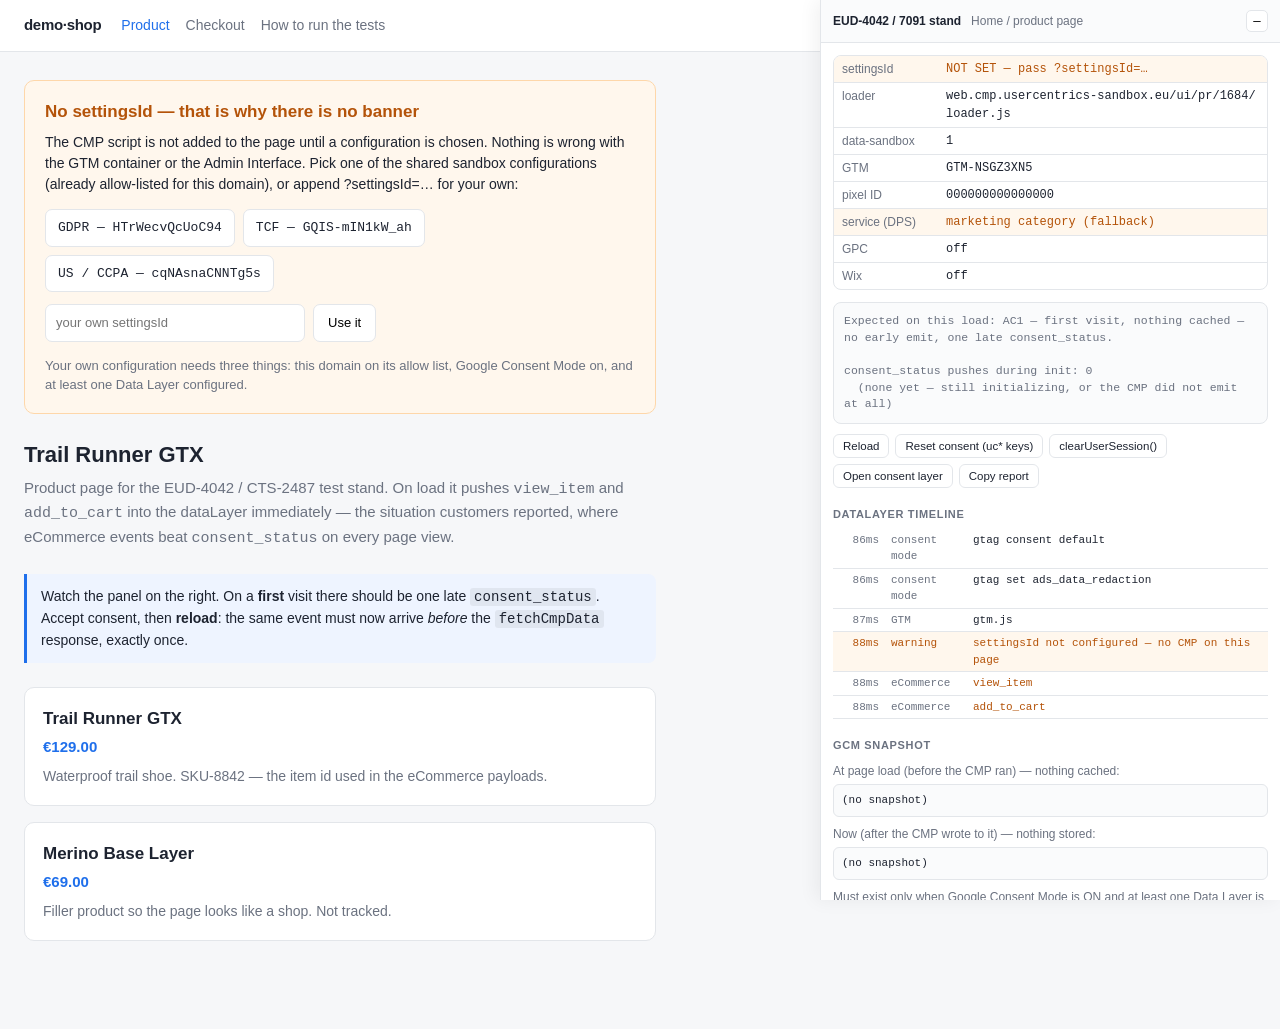
<file: index.html>
<!doctype html>
<html lang="en">
<head>
<meta charset="utf-8">
<meta name="viewport" content="width=device-width, initial-scale=1">
<title>Demo Shop — product page (EUD-4042 stand)</title>
<link rel="stylesheet" href="stand.css">

<!-- ===========================================================================
     Script order below mirrors a real customer page and MUST NOT be reshuffled:

       1. UC_STAND_PAGE        — which eCommerce events this page pushes
       2. uc-gtm-kit.js        — dataLayer recorder, then Consent Mode v2
                                 defaults (all denied + wait_for_update: 2000)
       3. GTM container snippet, verbatim, as high in the head as possible
       4. ucStand.start()      — Usercentrics CMP loader (async), then the
                                 eCommerce events, pushed synchronously

     The CMP loader is injected before the eCom pushes — i.e. as early as best
     practice allows — so anything late in the dataLayer is the SDK's own async
     init chain, not a script-placement artefact.
     =========================================================================== -->
<script>
  window.UC_STAND_PAGE = {
    name: 'Home / product page',
    ecom: [
      {
        event: 'view_item',
        ecommerce: {
          currency: 'EUR',
          value: 129.0,
          items: [{ item_id: 'SKU-8842', item_name: 'Trail Runner GTX', price: 129.0, quantity: 1 }],
        },
      },
      {
        event: 'add_to_cart',
        ecommerce: {
          currency: 'EUR',
          value: 129.0,
          items: [{ item_id: 'SKU-8842', item_name: 'Trail Runner GTX', price: 129.0, quantity: 1 }],
        },
      },
    ],
  };
</script>
<script src="uc-gtm-kit.js"></script>

<!-- Google Tag Manager -->
<script>(function(w,d,s,l,i){w[l]=w[l]||[];w[l].push({'gtm.start':
new Date().getTime(),event:'gtm.js'});var f=d.getElementsByTagName(s)[0],
j=d.createElement(s),dl=l!='dataLayer'?'&l='+l:'';j.async=true;j.src=
'https://www.googletagmanager.com/gtm.js?id='+i+dl;f.parentNode.insertBefore(j,f);
})(window,document,'script','dataLayer','GTM-NSGZ3XN5');</script>
<!-- End Google Tag Manager -->

<script>window.ucStand.start();</script>
</head>
<body>

<!-- Google Tag Manager (noscript) -->
<noscript><iframe src="https://www.googletagmanager.com/ns.html?id=GTM-NSGZ3XN5"
height="0" width="0" style="display:none;visibility:hidden"></iframe></noscript>
<!-- End Google Tag Manager (noscript) -->

<header class="shop-head">
  <span class="logo">demo·shop</span>
  <nav>
    <a href="index.html" aria-current="page">Product</a>
    <a href="checkout.html">Checkout</a>
    <a href="https://github.com/artur-npc/GTM#readme">How to run the tests</a>
  </nav>
</header>

<main>
  <h1>Trail Runner GTX</h1>
  <p class="lede">
    Product page for the EUD-4042 / CTS-2487 test stand. On load it pushes
    <code>view_item</code> and <code>add_to_cart</code> into the dataLayer immediately —
    the situation customers reported, where eCommerce events beat
    <code>consent_status</code> on every page view.
  </p>

  <div class="note">
    Watch the panel on the right. On a <strong>first</strong> visit there should be one late
    <code>consent_status</code>. Accept consent, then <strong>reload</strong>: the same event must now
    arrive <em>before</em> the <code>fetchCmpData</code> response, exactly once.
  </div>

  <div class="product">
    <h2>Trail Runner GTX</h2>
    <div class="price">€129.00</div>
    <p>Waterproof trail shoe. SKU-8842 — the item id used in the eCommerce payloads.</p>
  </div>

  <div class="product">
    <h2>Merino Base Layer</h2>
    <div class="price">€69.00</div>
    <p>Filler product so the page looks like a shop. Not tracked.</p>
  </div>
</main>

<aside id="uc-panel"></aside>

</body>
</html>
</file>
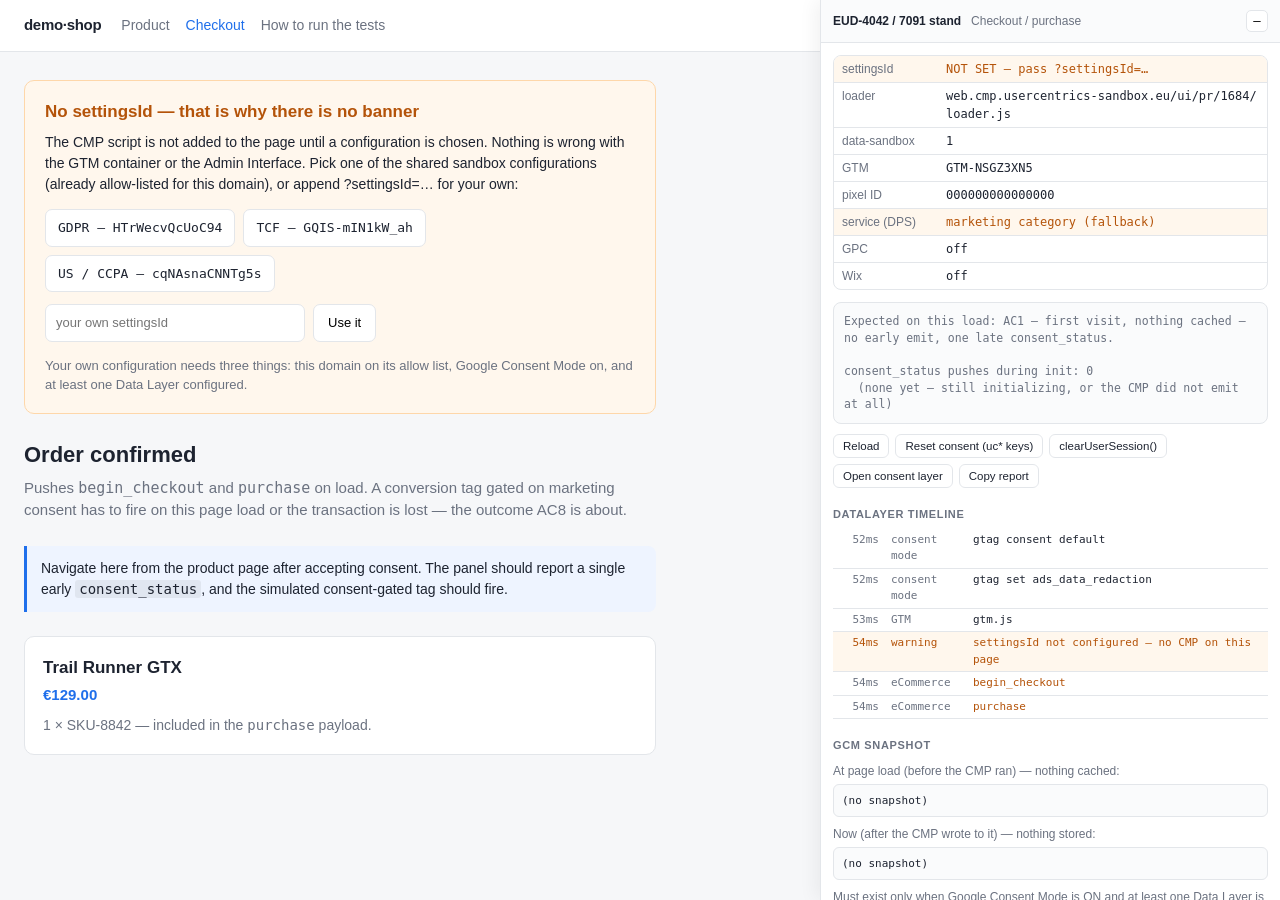
<file: checkout.html>
<!doctype html>
<html lang="en">
<head>
<meta charset="utf-8">
<meta name="viewport" content="width=device-width, initial-scale=1">
<title>Demo Shop — checkout (EUD-4042 stand)</title>
<link rel="stylesheet" href="stand.css">

<!-- Same script order as index.html (see the comment there — it must not be
     reshuffled). This page exists so the returning-visitor case can be
     exercised by navigating between pages, not only by reloading, and so the
     `purchase` event (the one customers care most about missing) gets its own
     page. -->
<script>
  window.UC_STAND_PAGE = {
    name: 'Checkout / purchase',
    ecom: [
      {
        event: 'begin_checkout',
        ecommerce: {
          currency: 'EUR',
          value: 129.0,
          items: [{ item_id: 'SKU-8842', item_name: 'Trail Runner GTX', price: 129.0, quantity: 1 }],
        },
      },
      {
        event: 'purchase',
        ecommerce: {
          transaction_id: 'T-' + Date.now(),
          currency: 'EUR',
          value: 129.0,
          items: [{ item_id: 'SKU-8842', item_name: 'Trail Runner GTX', price: 129.0, quantity: 1 }],
        },
      },
    ],
  };
</script>
<script src="uc-gtm-kit.js"></script>

<!-- Google Tag Manager -->
<script>(function(w,d,s,l,i){w[l]=w[l]||[];w[l].push({'gtm.start':
new Date().getTime(),event:'gtm.js'});var f=d.getElementsByTagName(s)[0],
j=d.createElement(s),dl=l!='dataLayer'?'&l='+l:'';j.async=true;j.src=
'https://www.googletagmanager.com/gtm.js?id='+i+dl;f.parentNode.insertBefore(j,f);
})(window,document,'script','dataLayer','GTM-NSGZ3XN5');</script>
<!-- End Google Tag Manager -->

<script>window.ucStand.start();</script>
</head>
<body>

<!-- Google Tag Manager (noscript) -->
<noscript><iframe src="https://www.googletagmanager.com/ns.html?id=GTM-NSGZ3XN5"
height="0" width="0" style="display:none;visibility:hidden"></iframe></noscript>
<!-- End Google Tag Manager (noscript) -->

<header class="shop-head">
  <span class="logo">demo·shop</span>
  <nav>
    <a href="index.html">Product</a>
    <a href="checkout.html" aria-current="page">Checkout</a>
    <a href="https://github.com/artur-npc/GTM#readme">How to run the tests</a>
  </nav>
</header>

<main>
  <h1>Order confirmed</h1>
  <p class="lede">
    Pushes <code>begin_checkout</code> and <code>purchase</code> on load. A conversion tag gated on
    marketing consent has to fire on this page load or the transaction is lost — the
    outcome AC8 is about.
  </p>

  <div class="note">
    Navigate here from the product page after accepting consent. The panel should report a single
    early <code>consent_status</code>, and the simulated consent-gated tag should fire.
  </div>

  <div class="product">
    <h2>Trail Runner GTX</h2>
    <div class="price">€129.00</div>
    <p>1 × SKU-8842 — included in the <code>purchase</code> payload.</p>
  </div>
</main>

<aside id="uc-panel"></aside>

</body>
</html>
</file>
<file: stand.css>
/* EUD-4042 test stand — shop chrome + debug panel */

:root {
  --bg: #f6f7f9;
  --ink: #1d2330;
  --muted: #6b7280;
  --line: #e3e6ea;
  --card: #ffffff;
  --accent: #1f6feb;
  --pass: #15803d;
  --fail: #b91c1c;
  --warn: #b45309;
}

* { box-sizing: border-box; }

body {
  margin: 0;
  background: var(--bg);
  color: var(--ink);
  font: 15px/1.5 -apple-system, BlinkMacSystemFont, 'Segoe UI', Roboto, Helvetica, Arial, sans-serif;
}

/* --- fake shop ---------------------------------------------------------- */

.shop-head {
  background: var(--card);
  border-bottom: 1px solid var(--line);
  padding: 14px 24px;
  display: flex;
  align-items: center;
  gap: 20px;
}
.shop-head .logo { font-weight: 700; letter-spacing: -0.02em; }
.shop-head nav { display: flex; gap: 16px; font-size: 14px; }
.shop-head nav a { color: var(--muted); text-decoration: none; }
.shop-head nav a:hover, .shop-head nav a[aria-current] { color: var(--accent); }

main { max-width: 680px; padding: 28px 24px 80px; }

h1 { font-size: 22px; margin: 0 0 6px; }
.lede { color: var(--muted); margin: 0 0 24px; }

.product {
  background: var(--card);
  border: 1px solid var(--line);
  border-radius: 10px;
  padding: 18px;
  margin-bottom: 16px;
}
.product h2 { font-size: 17px; margin: 0 0 4px; }
.product .price { color: var(--accent); font-weight: 600; }
.product p { color: var(--muted); font-size: 14px; margin: 8px 0 0; }

.setup-needed {
  background: #fff7ed;
  border: 1px solid #fed7aa;
  border-radius: 10px;
  padding: 18px 20px;
  margin-bottom: 24px;
}
.setup-needed h2 { margin: 0 0 8px; font-size: 17px; color: var(--warn); }
.setup-needed p { margin: 0 0 14px; font-size: 14px; }
.setup-needed .setup-foot { margin: 14px 0 0; color: var(--muted); font-size: 13px; }
.setup-choices { display: flex; flex-wrap: wrap; gap: 8px; }
.setup-choices a {
  background: var(--card);
  border: 1px solid var(--line);
  border-radius: 7px;
  padding: 8px 12px;
  font-size: 13px;
  font-family: ui-monospace, SFMono-Regular, Menlo, monospace;
  color: var(--ink);
  text-decoration: none;
}
.setup-choices a:hover { border-color: var(--accent); color: var(--accent); }
.setup-own { display: flex; gap: 8px; margin-top: 12px; }
.setup-own input {
  flex: 1;
  max-width: 260px;
  padding: 8px 10px;
  border: 1px solid var(--line);
  border-radius: 7px;
  font: inherit;
  font-size: 13px;
}
.setup-own button {
  border: 1px solid var(--line);
  background: var(--card);
  border-radius: 7px;
  padding: 8px 14px;
  font-size: 13px;
  cursor: pointer;
}
.setup-own button:hover { border-color: var(--accent); color: var(--accent); }

.note {
  border-left: 3px solid var(--accent);
  background: #eef4ff;
  padding: 12px 14px;
  border-radius: 0 8px 8px 0;
  font-size: 14px;
  margin-bottom: 24px;
}
.note code { background: rgba(0, 0, 0, 0.06); padding: 1px 4px; border-radius: 3px; }

/* --- debug panel -------------------------------------------------------- */

#uc-panel {
  position: fixed;
  top: 0;
  right: 0;
  width: 460px;
  max-width: 100vw;
  height: 100vh;
  display: flex;
  flex-direction: column;
  background: var(--card);
  border-left: 1px solid var(--line);
  box-shadow: -4px 0 18px rgba(0, 0, 0, 0.06);
  font-size: 12px;
  z-index: 2147483000;
}
#uc-panel.collapsed { height: auto; }
#uc-panel.collapsed .body { display: none; }

#uc-panel header {
  display: flex;
  align-items: center;
  gap: 10px;
  padding: 10px 12px;
  border-bottom: 1px solid var(--line);
  background: #fafbfc;
}
#uc-panel header strong { font-size: 12px; }
#uc-panel header span { color: var(--muted); flex: 1; overflow: hidden; text-overflow: ellipsis; white-space: nowrap; }
#uc-panel header button {
  border: 1px solid var(--line);
  background: #fff;
  width: 22px;
  height: 22px;
  border-radius: 5px;
  cursor: pointer;
  line-height: 1;
}

#uc-panel .body { overflow-y: auto; padding: 12px; }
#uc-panel h4 {
  font-size: 11px;
  text-transform: uppercase;
  letter-spacing: 0.06em;
  color: var(--muted);
  margin: 18px 0 6px;
}

.cfg { border: 1px solid var(--line); border-radius: 8px; overflow: hidden; }
.cfg .row { display: flex; gap: 8px; padding: 4px 8px; border-bottom: 1px solid var(--line); }
.cfg .row:last-child { border-bottom: 0; }
.cfg .row.warn { background: #fff7ed; color: var(--warn); }
.cfg .k { width: 96px; flex: none; color: var(--muted); }
.cfg .v { flex: 1; word-break: break-all; font-family: ui-monospace, SFMono-Regular, Menlo, monospace; }

.verdict {
  margin-top: 12px;
  padding: 10px;
  border-radius: 8px;
  border: 1px solid var(--line);
  background: #fafbfc;
  white-space: pre-wrap;
  font-family: ui-monospace, SFMono-Regular, Menlo, monospace;
  font-size: 11.5px;
  line-height: 1.45;
}
.verdict.pass { border-color: #bbf7d0; background: #f0fdf4; color: var(--pass); }
.verdict.fail { border-color: #fecaca; background: #fef2f2; color: var(--fail); }
.verdict.info { color: var(--muted); }

.acts { display: flex; flex-wrap: wrap; gap: 6px; margin-top: 10px; }
.acts button {
  border: 1px solid var(--line);
  background: #fff;
  color: var(--ink);
  padding: 5px 9px;
  border-radius: 6px;
  cursor: pointer;
  font-size: 11.5px;
}
.acts button:hover { border-color: var(--accent); color: var(--accent); }
.acts button.danger:hover { border-color: var(--fail); color: var(--fail); }

table.tl { width: 100%; border-collapse: collapse; font-family: ui-monospace, SFMono-Regular, Menlo, monospace; font-size: 11px; }
table.tl td { padding: 3px 6px; border-bottom: 1px solid var(--line); vertical-align: top; }
table.tl td.t { width: 52px; text-align: right; color: var(--muted); white-space: nowrap; }
table.tl td.kind { width: 82px; color: var(--muted); }
table.tl td.label { word-break: break-word; }
table.tl tr.k-consent-status { background: #eef4ff; }
table.tl tr.k-consent-status td.label { font-weight: 700; color: var(--accent); }
table.tl tr.k-ecom td.label { color: var(--warn); }
table.tl tr.k-net td { color: var(--muted); font-style: italic; }
table.tl tr.k-gated td.label { font-weight: 700; color: var(--pass); }
table.tl tr.k-pixel td.label { color: var(--pass); }
table.tl tr.k-warn td { background: #fff7ed; color: var(--warn); }

#uc-snapshot .sub { color: var(--muted); margin: 8px 0 4px; }
#uc-snapshot pre {
  margin: 0;
  padding: 8px;
  background: #fafbfc;
  border: 1px solid var(--line);
  border-radius: 6px;
  overflow-x: auto;
  font-size: 11px;
  line-height: 1.4;
}
#uc-snapshot .hint { color: var(--muted); margin-top: 8px; }

@media (min-width: 981px) {
  .shop-head, main { margin-right: 460px; }
}

@media (max-width: 980px) {
  #uc-panel { position: static; width: auto; height: auto; border-left: 0; border-top: 1px solid var(--line); }
  #uc-panel .body { max-height: none; }
  main { max-width: none; }
}
</file>
